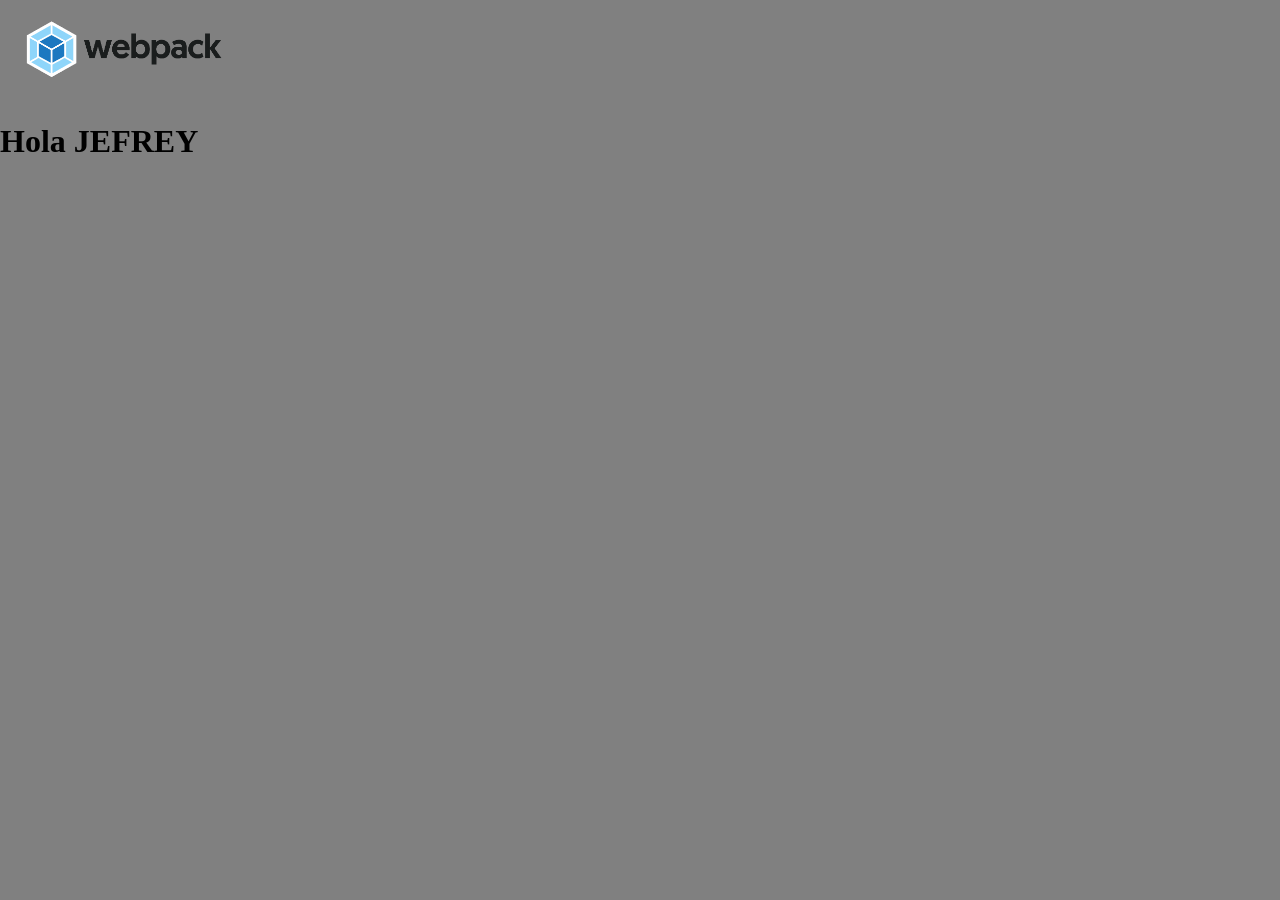
<file: docs/index.html>
<!doctype html><html lang="en"><head><meta charset="UTF-8"><meta http-equiv="X-UA-Compatible" content="IE=edge"><meta name="viewport" content="width=device-width,initial-scale=1"><title>Webpack</title><script defer="defer" src="main.b9b74e41b16b2c1c2e04.js"></script><link href="main.074f3210e8b13223fe77.css" rel="stylesheet"></head><body><img src="assets/img/webpack-logo.png" alt="webpack-logo"></body></html>
</file>
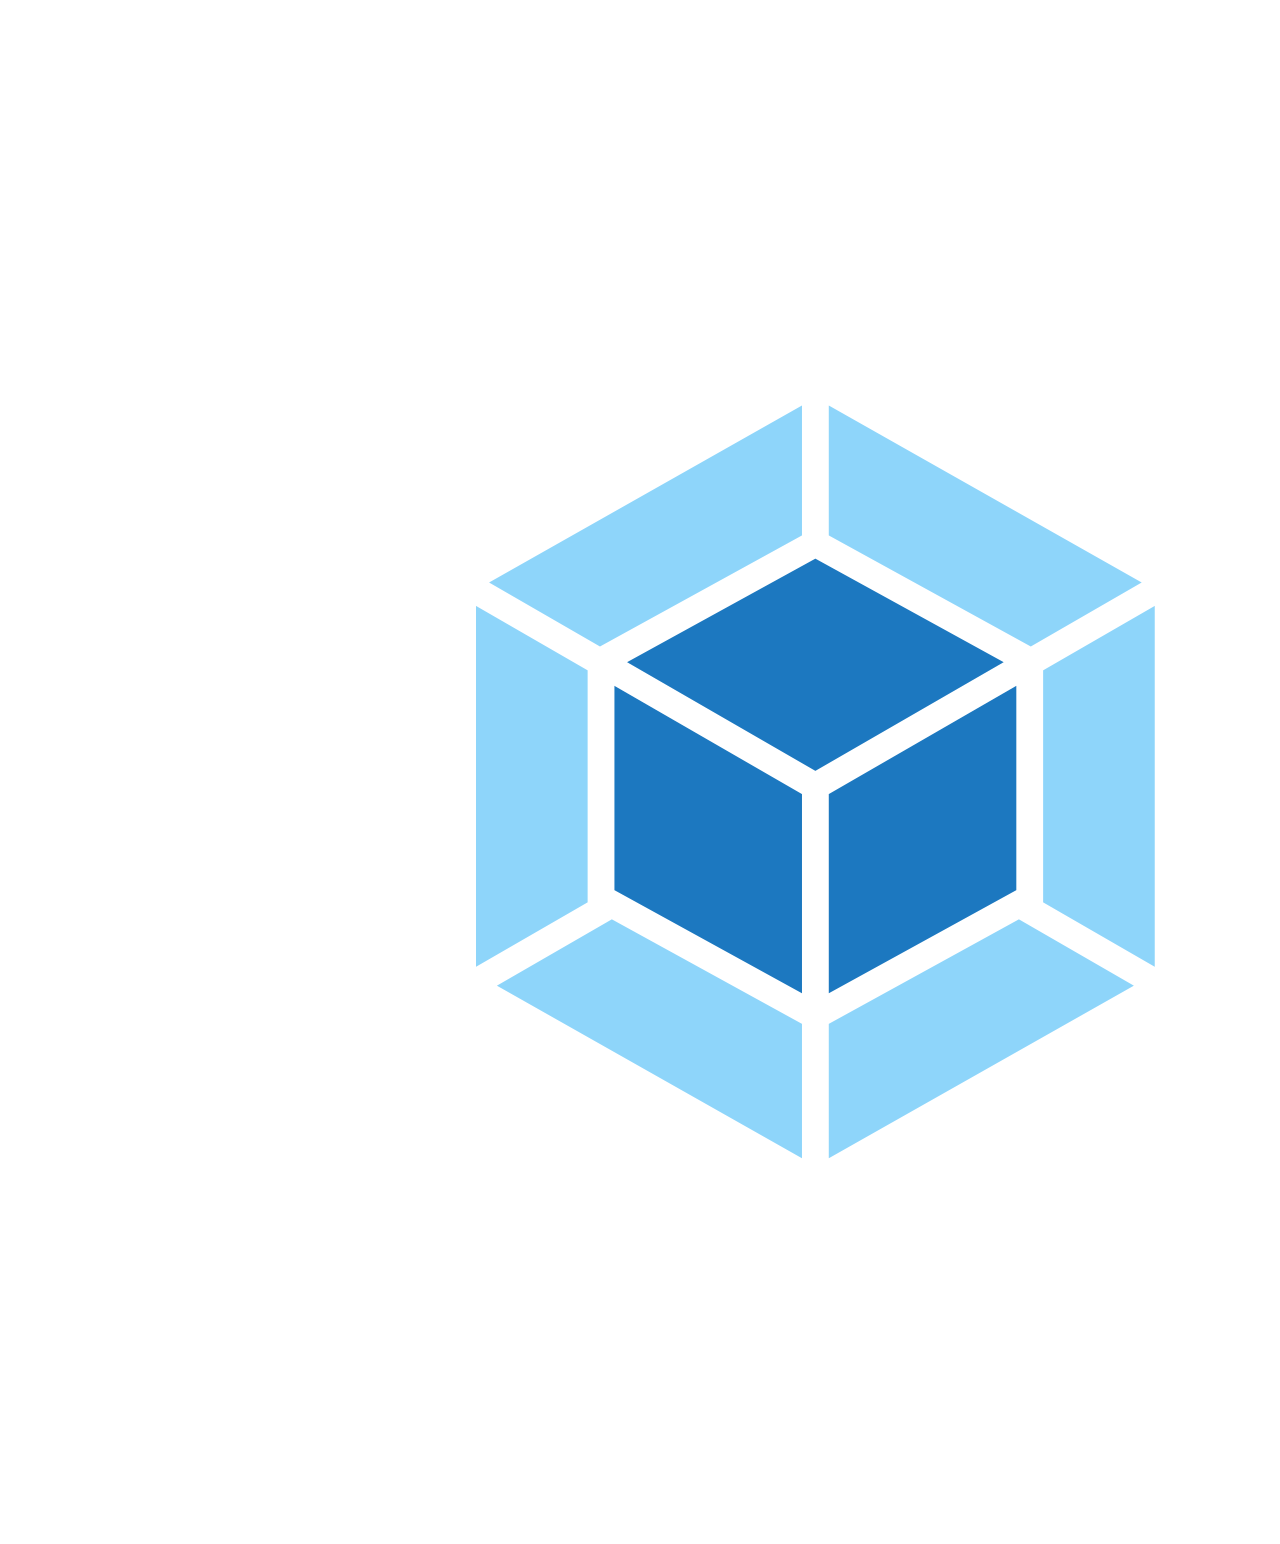
<file: src/index.html>
<!DOCTYPE html>
<html lang="en">
<head>
    <meta charset="UTF-8">
    <meta http-equiv="X-UA-Compatible" content="IE=edge">
    <meta name="viewport" content="width=device-width, initial-scale=1.0">
    <title>Webpack</title>
</head>
<body>
   

    <!--COMENTARIO-->
        <!--COMENTARIO-->
            <!--COMENTARIO-->
     <img src="assets/img/webpack-logo.png"  alt ='webpack-logo'>
</body>
</html>
</file>
<file: docs/main.074f3210e8b13223fe77.css>
body,html{background-color:gray;margin:0}img{width:250px}
</file>
